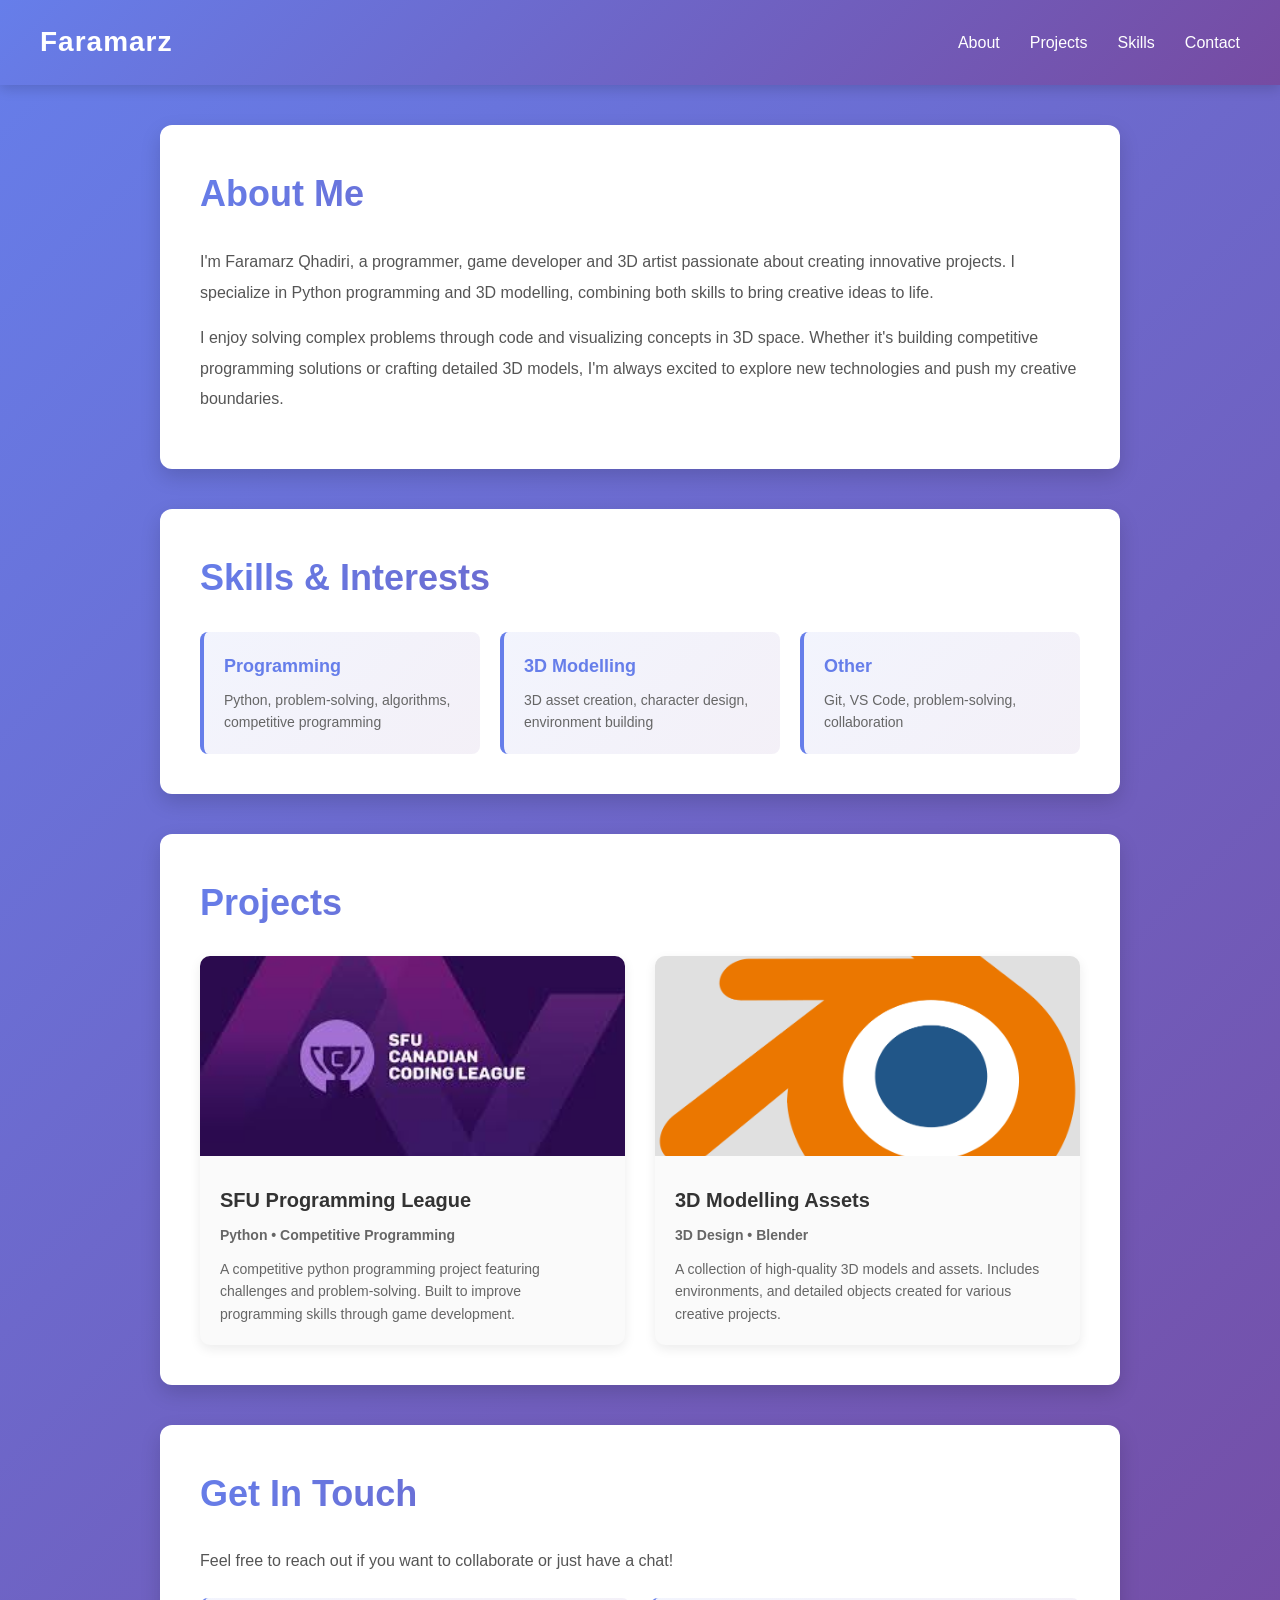
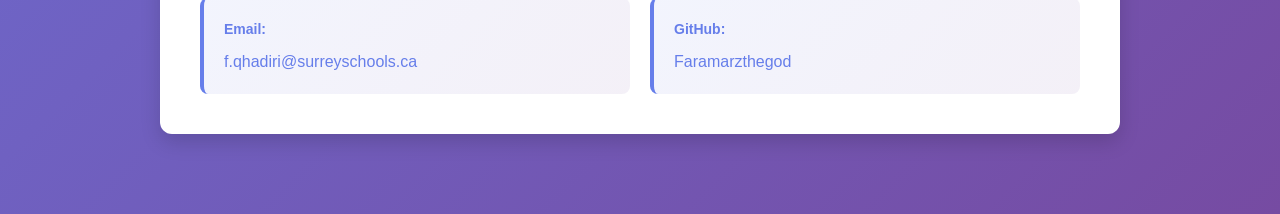
<file: index.html>
<!DOCTYPE html>
<html lang="en">
<head>
    <meta charset="UTF-8">
    <meta name="viewport" content="width=device-width, initial-scale=1.0">
    <title>Faramarz Qhadiri</title>
    <link rel="stylesheet" href="Styles.css">
</head>
<body>

    <nav class="navbar">
        <h1 class="nav-title">Faramarz</h1>
        <ul class="nav-links">
            <li><a href="#about">About</a></li>
            <li><a href="#projects">Projects</a></li>
            <li><a href="#skills">Skills</a></li>
            <li><a href="#contact">Contact</a></li>
        </ul>
    </nav>

    <main>
        <section id="about" class="about">
            <h2>About Me</h2>
            <p>I'm Faramarz Qhadiri, a programmer, game developer and 3D artist passionate about creating innovative projects. I specialize in Python programming and 3D modelling, combining both skills to bring creative ideas to life.</p>
            <p>I enjoy solving complex problems through code and visualizing concepts in 3D space. Whether it's building competitive programming solutions or crafting detailed 3D models, I'm always excited to explore new technologies and push my creative boundaries.</p>
        </section>

        <section id="skills" class="skills">
            <h2>Skills & Interests</h2>
            <div class="skills-container">
                <div class="skill-item">
                    <h3>Programming</h3>
                    <p>Python, problem-solving, algorithms, competitive programming</p>
                </div>
                <div class="skill-item">
                    <h3>3D Modelling</h3>
                    <p>3D asset creation, character design, environment building</p>
                </div>
                <div class="skill-item">
                    <h3>Other</h3>
                    <p>Git, VS Code, problem-solving, collaboration</p>
                </div>
            </div>
        </section>

        <section id="projects" class="projects">
            <h2>Projects</h2>
            <div class="project-list">
                <a href="sfu-programming.html" class="project">
                    <img src="images/sfu coding league/SFU Coding league clickable image.jpg" alt="SFU Programming League">
                    <div class="project-content">
                        <h3>SFU Programming League</h3>
                        <p class="project-type">Python • Competitive Programming</p>
                        <p>A competitive python programming project featuring challenges and problem-solving. Built to improve programming skills through game development.</p>
                    </div>
                </a>
                <a href="3d-modelling.html" class="project">
                    <img src="images/blender-logo.png" alt="Blender logo">
                    <div class="project-content">
                        <h3>3D Modelling Assets</h3>
                        <p class="project-type">3D Design • Blender</p>
                        <p>A collection of high-quality 3D models and assets. Includes environments, and detailed objects created for various creative projects.</p>
                    </div>
                </a>
            </div>
        </section>



        <section id="contact" class="contact">
            <h2>Get In Touch</h2>
            <div class="contact-content">
                <p>Feel free to reach out if you want to collaborate or just have a chat!</p>
                <div class="contact-info">
                    <div class="contact-item">
                        <strong>Email:</strong>
                        <a href="mailto:f.qhadiri@surreyschools.ca">f.qhadiri@surreyschools.ca</a>
                    </div>
                    <div class="contact-item">
                        <strong>GitHub:</strong>
                        <a href="https://github.com/Faramarzthegod" target="_blank">Faramarzthegod</a>
                    </div>
                </div>
            </div>
        </section>
    </main>
</body>
</html>
</file>
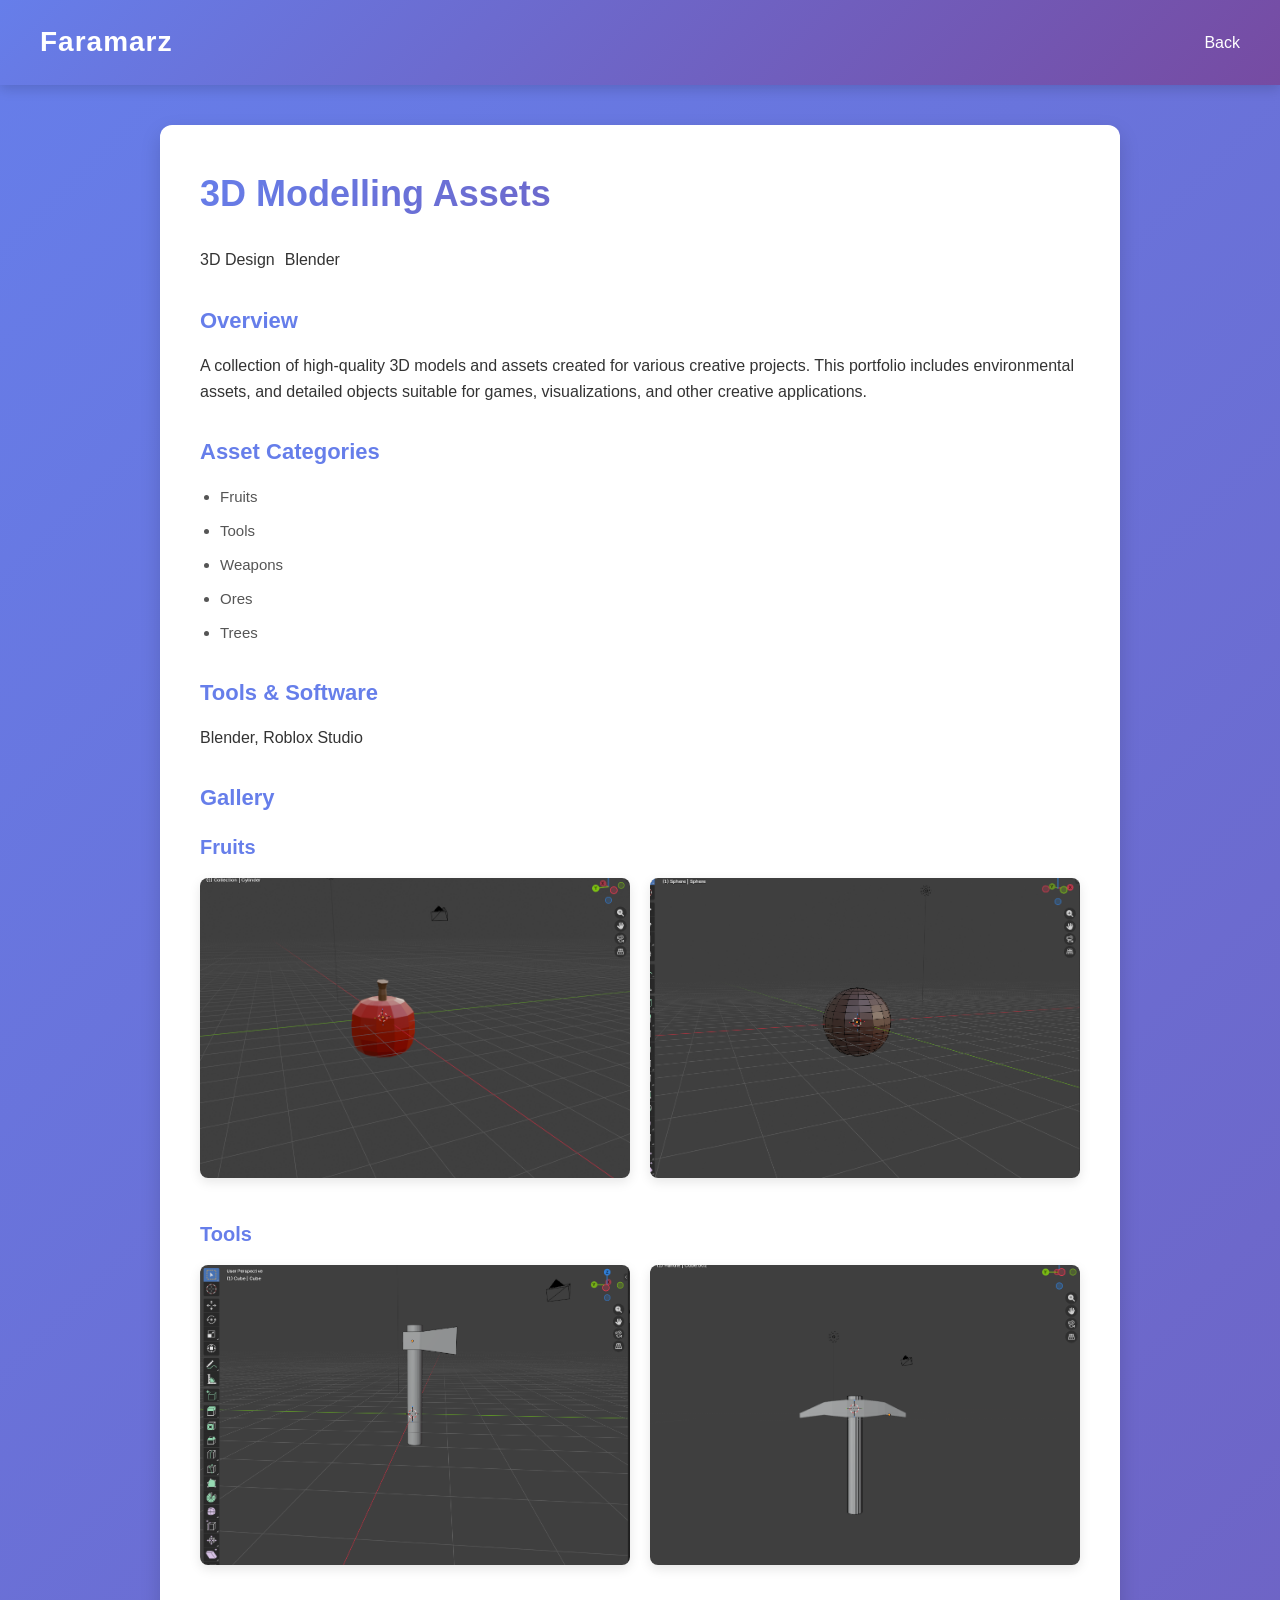
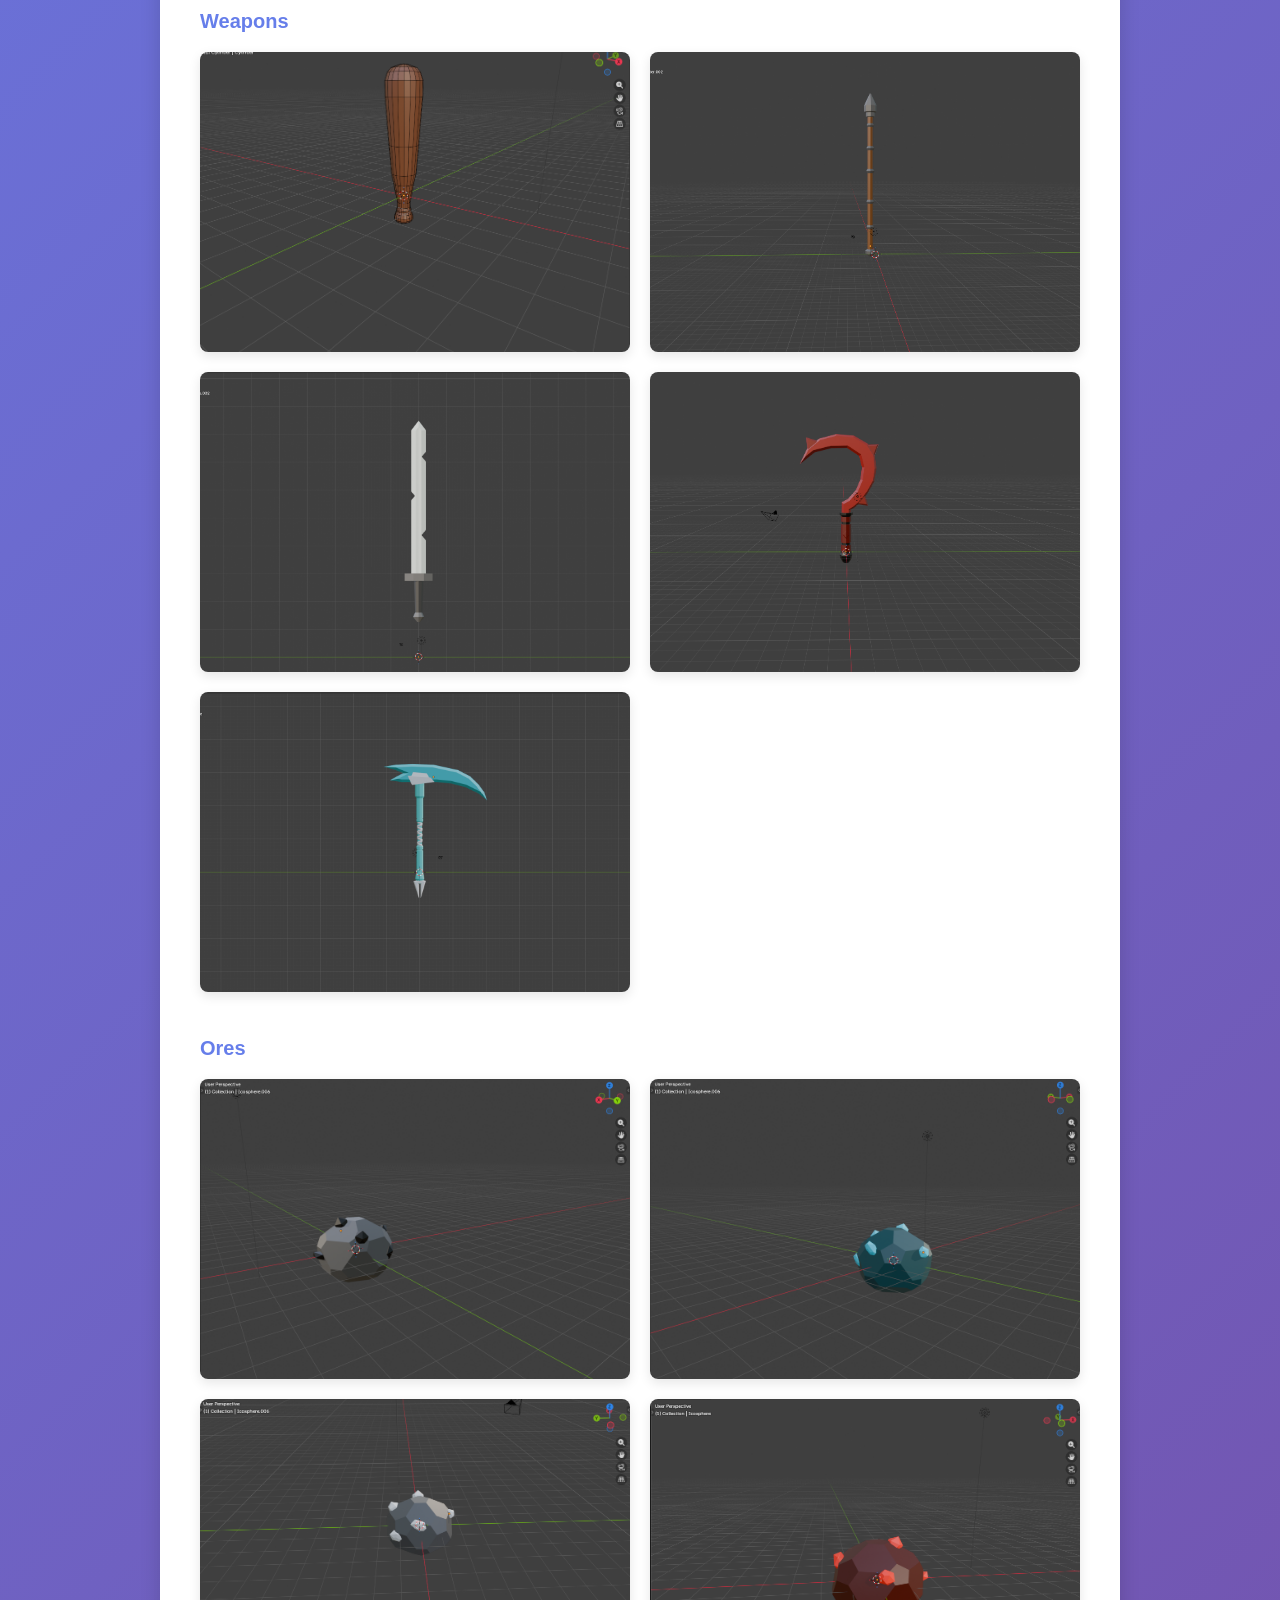
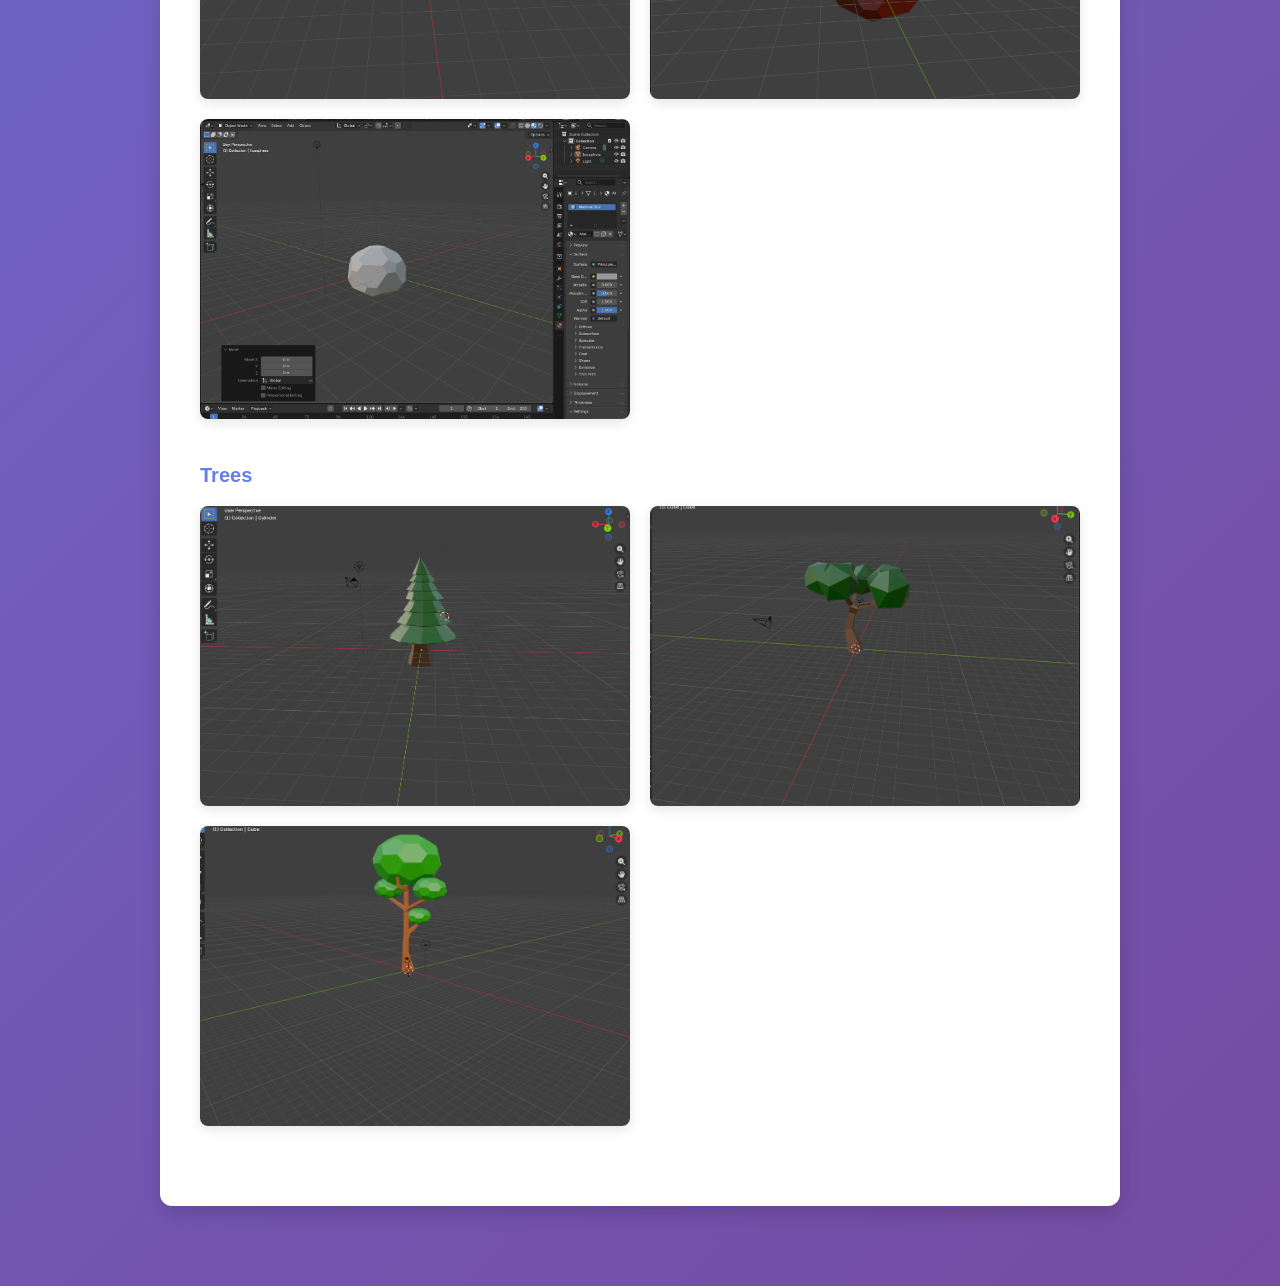
<file: 3d-modelling.html>
<!DOCTYPE html>
<html lang="en">
<head>
    <meta charset="UTF-8">
    <meta name="viewport" content="width=device-width, initial-scale=1.0">
    <title>3D Modelling Assets - Faramarz Qhadiri</title>
    <link rel="stylesheet" href="Styles.css">
</head>
<body>

    <nav class="navbar">
        <h1 class="nav-title">Faramarz</h1>
        <ul class="nav-links">
            <li><a href="index.html">Back</a></li>
        </ul>
    </nav>

    <main>
        <section class="project-detail">
            <h2>3D Modelling Assets</h2>
            <div class="project-meta">
                <span class="tag">3D Design</span>
                <span class="tag">Blender</span>
            </div>
            
            <h3>Overview</h3>
            <p>A collection of high-quality 3D models and assets created for various creative projects. This portfolio includes environmental assets, and detailed objects suitable for games, visualizations, and other creative applications.</p>

            <h3>Asset Categories</h3>
            <ul>
                <li>Fruits</li>
                <li>Tools</li>
                <li>Weapons</li>
                <li>Ores</li>
                <li>Trees</li>
            </ul>

            <h3>Tools & Software</h3>
            <p>Blender, Roblox Studio</p>

            <h3>Gallery</h3>
            
            <div class="gallery-category">
                <h4>Fruits</h4>
                <div class="category-gallery">
                    <img src="images/sfu coding league/models/apple.png" alt="Apple model">
                    <img src="images/sfu coding league/models/coconut.png" alt="Coconut model">
                </div>
            </div>

            <div class="gallery-category">
                <h4>Tools</h4>
                <div class="category-gallery">
                    <img src="images/sfu coding league/models/axe.png" alt="Axe model">
                    <img src="images/sfu coding league/models/pickaxe.png" alt="Pickaxe model">
                </div>
            </div>

            <div class="gallery-category">
                <h4>Weapons</h4>
                <div class="category-gallery">
                    <img src="images/sfu coding league/models/wooden club.png" alt="Wooden club model">
                    <img src="images/sfu coding league/models/Stone Spear.png" alt="Stone Spear model">
                    <img src="images/sfu coding league/models/Iron Sword.png" alt="Iron Sword model">
                    <img src="images/sfu coding league/models/Ruby Sickle.png" alt="Ruby Sickle model">
                    <img src="images/sfu coding league/models/Diamond Scythe.png" alt="Diamond Scythe model">
                </div>
            </div>

            <div class="gallery-category">
                <h4>Ores</h4>
                <div class="category-gallery">
                    <img src="images/sfu coding league/models/coal ore.png" alt="Coal ore model">
                    <img src="images/sfu coding league/models/diamond ore.png" alt="Diamond ore model">
                    <img src="images/sfu coding league/models/iron ore.png" alt="Iron ore model">
                    <img src="images/sfu coding league/models/ruby ore.png" alt="Ruby ore model">
                    <img src="images/sfu coding league/models/rock.png" alt="Rock model">
                </div>
            </div>

            <div class="gallery-category">
                <h4>Trees</h4>
                <div class="category-gallery">
                    <img src="images/sfu coding league/models/pine tree.png" alt="Pine tree model">
                    <img src="images/sfu coding league/models/plain tree1.png" alt="Plain tree model">
                    <img src="images/sfu coding league/models/plaintree2.png" alt="Plain tree model">
                </div>
            </div>
        </section>
    </main>

</body>
</html>
</file>
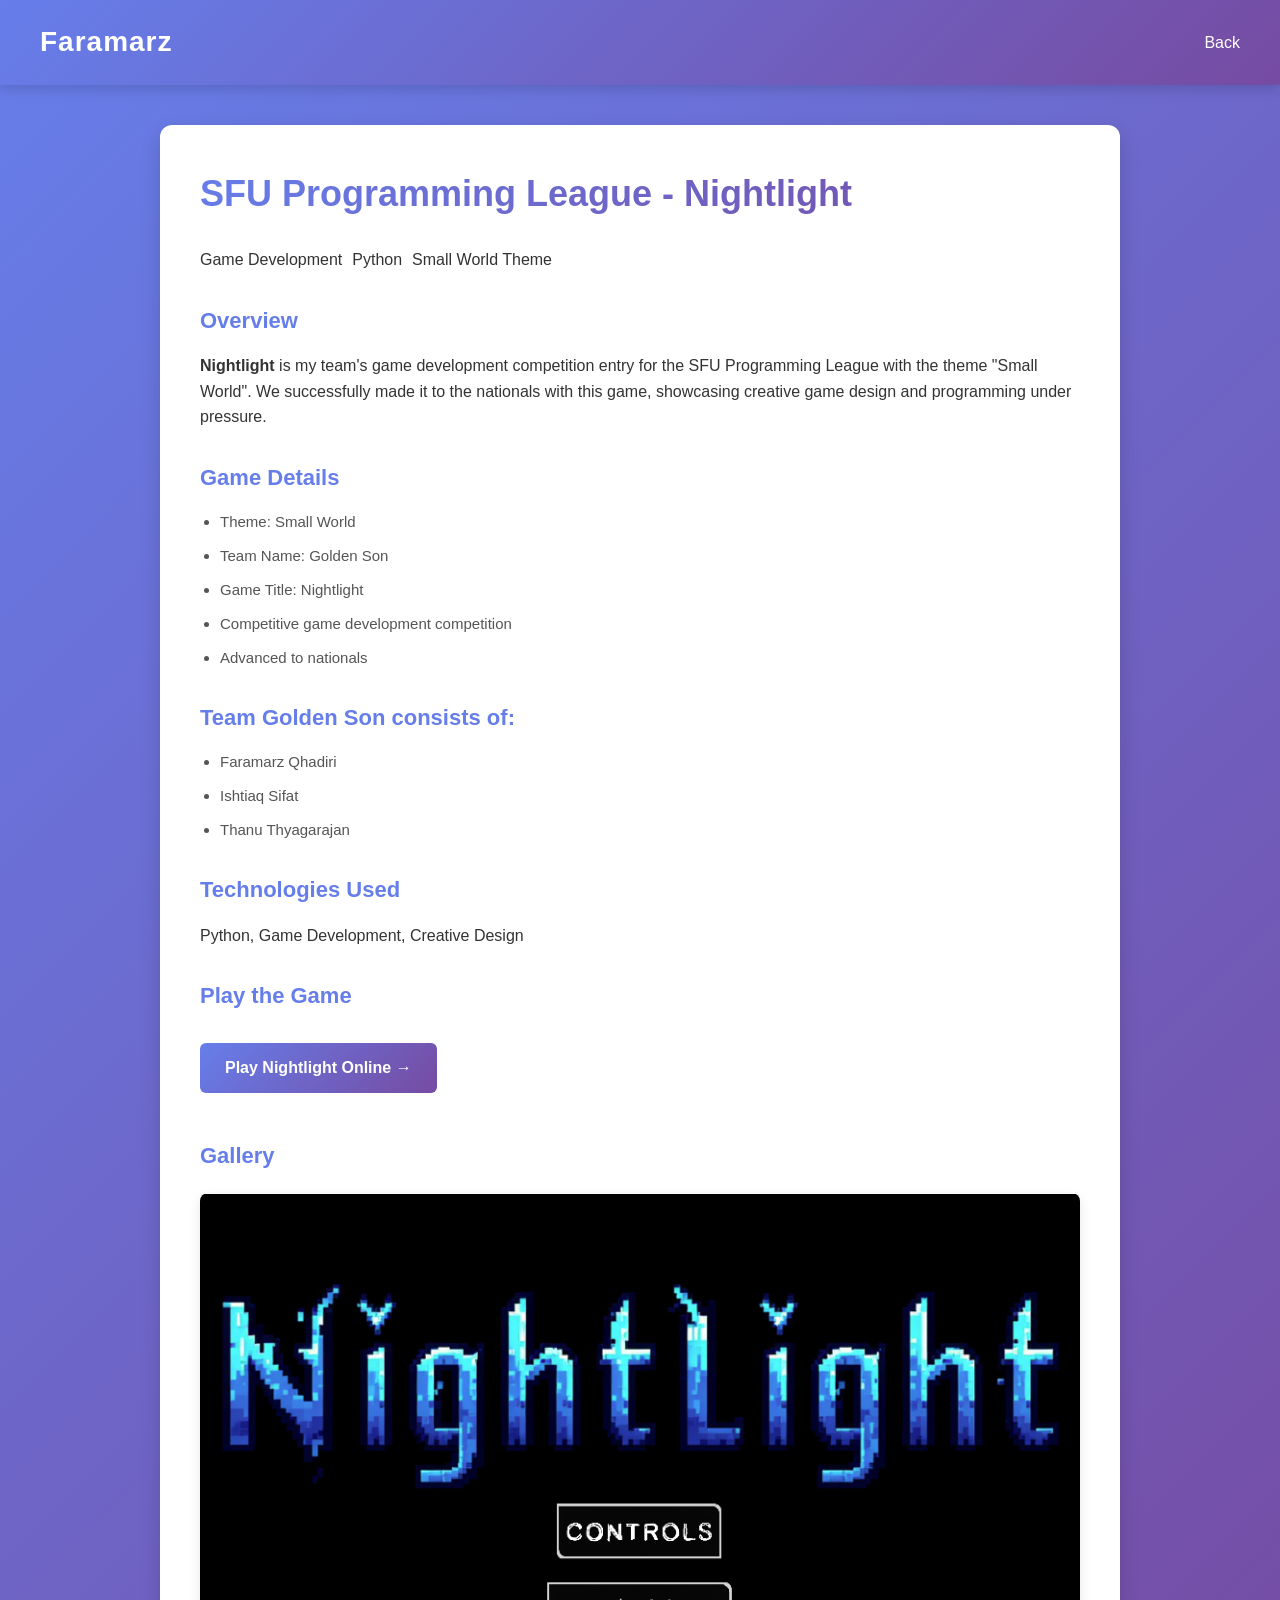
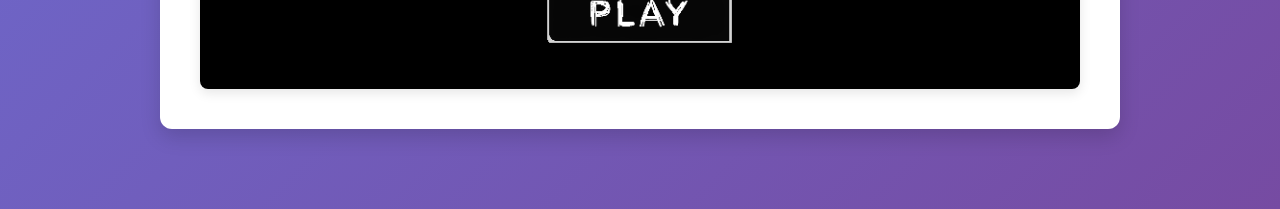
<file: sfu-programming.html>
<!DOCTYPE html>
<html lang="en">
<head>
    <meta charset="UTF-8">
    <meta name="viewport" content="width=device-width, initial-scale=1.0">
    <title>SFU Programming League - Faramarz Qhadiri</title>
    <link rel="stylesheet" href="Styles.css">
</head>
<body>

    <nav class="navbar">
        <h1 class="nav-title">Faramarz</h1>
        <ul class="nav-links">
            <li><a href="index.html">Back</a></li>
        </ul>
    </nav>

    <main>
        <section class="project-detail">
            <h2>SFU Programming League - Nightlight</h2>
            <div class="project-meta">
                <span class="tag">Game Development</span>
                <span class="tag">Python</span>
                <span class="tag">Small World Theme</span>
            </div>
            
            <h3>Overview</h3>
            <p><strong>Nightlight</strong> is my team's game development competition entry for the SFU Programming League with the theme "Small World". We successfully made it to the nationals with this game, showcasing creative game design and programming under pressure.</p>

            <h3>Game Details</h3>
            <ul>
                <li>Theme: Small World</li>
                <li>Team Name: Golden Son</li>
                <li>Game Title: Nightlight</li>
                <li>Competitive game development competition</li>
                <li>Advanced to nationals</li>
            </ul>
            <h3>Team Golden Son consists of:</h3>
            <ul>
                <li>Faramarz Qhadiri</li>
                <li>Ishtiaq Sifat</li>
                <li>Thanu Thyagarajan</li>
            </ul>

            <h3>Technologies Used</h3>
            <p>Python, Game Development, Creative Design</p>

            <h3>Play the Game</h3>
            <p><a href="https://pixelpad.io/app/rapclzvumnh/" target="_blank" class="play-link">Play Nightlight Online →</a></p>

            <h3>Gallery</h3>
            <div class="project-gallery">
                <img src="images/sfu coding league/sfu coding league game.png" alt="Nightlight gameplay" class="full-width">
            </div>
        </section>
    </main>

</body>
</html>
</file>
<file: Styles.css>
* {
    margin: 0;
    padding: 0;
    box-sizing: border-box;
}

body {
    font-family: 'Segoe UI', Tahoma, Geneva, Verdana, sans-serif;
    background: linear-gradient(135deg, #667eea 0%, #764ba2 100%);
    color: #333;
    line-height: 1.6;
    min-height: 100vh;
}

.navbar {
    background: linear-gradient(135deg, #667eea 0%, #764ba2 100%);
    color: white;
    padding: 20px 40px;
    display: flex;
    justify-content: space-between;
    align-items: center;
    position: sticky;
    top: 0;
    box-shadow: 0 4px 12px rgba(0, 0, 0, 0.15);
    z-index: 100;
}

.nav-title {
    font-size: 28px;
    font-weight: bold;
    letter-spacing: 1px;
}

.nav-links {
    list-style: none;
    display: flex;
    gap: 30px;
}

.nav-links a {
    color: white;
    text-decoration: none;
    font-size: 16px;
    font-weight: 500;
    transition: opacity 0.3s;
}

.nav-links a:hover {
    opacity: 0.8;
}

main {
    max-width: 1000px;
    margin: 0 auto;
    padding: 40px 20px;
}

section {
    margin-bottom: 40px;
    background-color: white;
    padding: 40px;
    border-radius: 12px;
    box-shadow: 0 8px 20px rgba(0, 0, 0, 0.15);
    animation: fadeIn 0.6s ease-in;
}

@keyframes fadeIn {
    from {
        opacity: 0;
        transform: translateY(20px);
    }
    to {
        opacity: 1;
        transform: translateY(0);
    }
}

h2 {
    font-size: 36px;
    margin-bottom: 25px;
    background: linear-gradient(135deg, #667eea 0%, #764ba2 100%);
    -webkit-background-clip: text;
    -webkit-text-fill-color: transparent;
    background-clip: text;
}

h3 {
    color: #667eea;
    margin-bottom: 10px;
}

/* ABOUT SECTION */
.about p {
    font-size: 16px;
    color: #555;
    line-height: 1.9;
    margin-bottom: 15px;
}

/* SKILLS SECTION */
.skills-container {
    display: grid;
    grid-template-columns: repeat(auto-fit, minmax(220px, 1fr));
    gap: 20px;
    margin-top: 20px;
}

.skill-item {
    background: linear-gradient(135deg, #667eea15 0%, #764ba215 100%);
    padding: 20px;
    border-radius: 8px;
    border-left: 4px solid #667eea;
    transition: transform 0.3s, box-shadow 0.3s;
}

.skill-item:hover {
    transform: translateY(-5px);
    box-shadow: 0 6px 15px rgba(102, 126, 234, 0.2);
}

.skill-item h3 {
    font-size: 18px;
    margin-bottom: 8px;
}

.skill-item p {
    font-size: 14px;
    color: #666;
}

/* PROJECTS SECTION */
.project-list {
    display: grid;
    grid-template-columns: repeat(auto-fit, minmax(280px, 1fr));
    gap: 30px;
    margin-top: 20px;
}

.project {
    display: block;
    border: none;
    border-radius: 10px;
    overflow: hidden;
    background-color: #fafafa;
    transition: transform 0.3s, box-shadow 0.3s;
    box-shadow: 0 4px 12px rgba(0, 0, 0, 0.08);
    text-decoration: none;
    color: inherit;
}

.project:hover {
    transform: translateY(-8px);
    box-shadow: 0 12px 25px rgba(102, 126, 234, 0.2);
}

.project img {
    width: 100%;
    height: 200px;
    object-fit: cover;
    background-color: #e0e0e0;
}

.project-content {
    padding: 20px;
}

.project h3 {
    font-size: 20px;
    margin-bottom: 8px;
    color: #333;
}

.project-type {
    font-size: 13px;
    color: #667eea;
    font-weight: 600;
    margin-bottom: 12px;
}

.project p {
    font-size: 14px;
    color: #666;
    line-height: 1.6;
}

/* CONTACT SECTION */
.contact-content {
    margin-top: 15px;
}

.contact-content > p {
    font-size: 16px;
    color: #555;
    margin-bottom: 25px;
}

.contact-info {
    display: grid;
    grid-template-columns: repeat(auto-fit, minmax(250px, 1fr));
    gap: 20px;
}

.contact-item {
    background: linear-gradient(135deg, #667eea15 0%, #764ba215 100%);
    padding: 20px;
    border-radius: 8px;
    border-left: 4px solid #667eea;
}

.contact-item strong {
    display: block;
    color: #667eea;
    margin-bottom: 8px;
    font-size: 14px;
}

.contact-item a {
    color: #667eea;
    text-decoration: none;
    font-weight: 500;
    transition: color 0.3s;
}

.contact-item a:hover {
    color: #764ba2;
    text-decoration: underline;
}

footer {
    background-color: rgba(0, 0, 0, 0.8);
    color: white;
    text-align: center;
    padding: 25px;
    margin-top: 40px;
    font-size: 14px;
}

/* PROJECT DETAIL PAGE */
.project-detail h3 {
    font-size: 22px;
    margin-top: 30px;
    margin-bottom: 15px;
    color: #667eea;
}

.project-detail ul {
    margin-left: 20px;
    margin-bottom: 15px;
}

.project-detail li {
    margin-bottom: 10px;
    color: #555;
    font-size: 15px;
}

.project-meta {
    margin: 20px 0;
    display: flex;
    gap: 10px;
    flex-wrap: wrap;
}

.project-gallery {
    display: grid;
    grid-template-columns: repeat(auto-fit, minmax(300px, 1fr));
    gap: 20px;
    margin-top: 20px;
}

.project-gallery img {
    width: 100%;
    height: auto;
    border-radius: 8px;
    box-shadow: 0 4px 12px rgba(0, 0, 0, 0.1);
}

.project-gallery img.full-width {
    grid-column: 1 / -1;
}

.gallery-category {
    margin-bottom: 40px;
}

.gallery-category h4 {
    font-size: 20px;
    color: #667eea;
    margin-bottom: 15px;
    font-weight: 600;
}

.category-gallery {
    display: grid;
    grid-template-columns: repeat(auto-fit, minmax(300px, 1fr));
    gap: 20px;
}

.category-gallery img {
    width: 100%;
    height: 300px;
    object-fit: cover;
    border-radius: 8px;
    box-shadow: 0 4px 12px rgba(0, 0, 0, 0.1);
    transition: transform 0.3s;
}

.category-gallery img:hover {
    transform: scale(1.05);
}

.play-link {
    display: inline-block;
    margin: 15px 0;
    padding: 12px 25px;
    background: linear-gradient(135deg, #667eea 0%, #764ba2 100%);
    color: white;
    text-decoration: none;
    border-radius: 6px;
    font-weight: 600;
    transition: transform 0.3s, box-shadow 0.3s;
}

.play-link:hover {
    transform: translateY(-2px);
    box-shadow: 0 6px 15px rgba(102, 126, 234, 0.3);
}

/* RESPONSIVE */
@media (max-width: 768px) {
    .navbar {
        flex-direction: column;
        gap: 15px;
        text-align: center;
    }

    .nav-title {
        font-size: 24px;
    }

    .nav-links {
        gap: 15px;
        flex-wrap: wrap;
        justify-content: center;
    }

    main {
        padding: 20px 15px;
    }

    section {
        padding: 25px;
    }

    h2 {
        font-size: 28px;
    }

    .project-list {
        grid-template-columns: 1fr;
    }

    .skills-container {
        grid-template-columns: repeat(auto-fit, minmax(150px, 1fr));
    }
}
</file>
